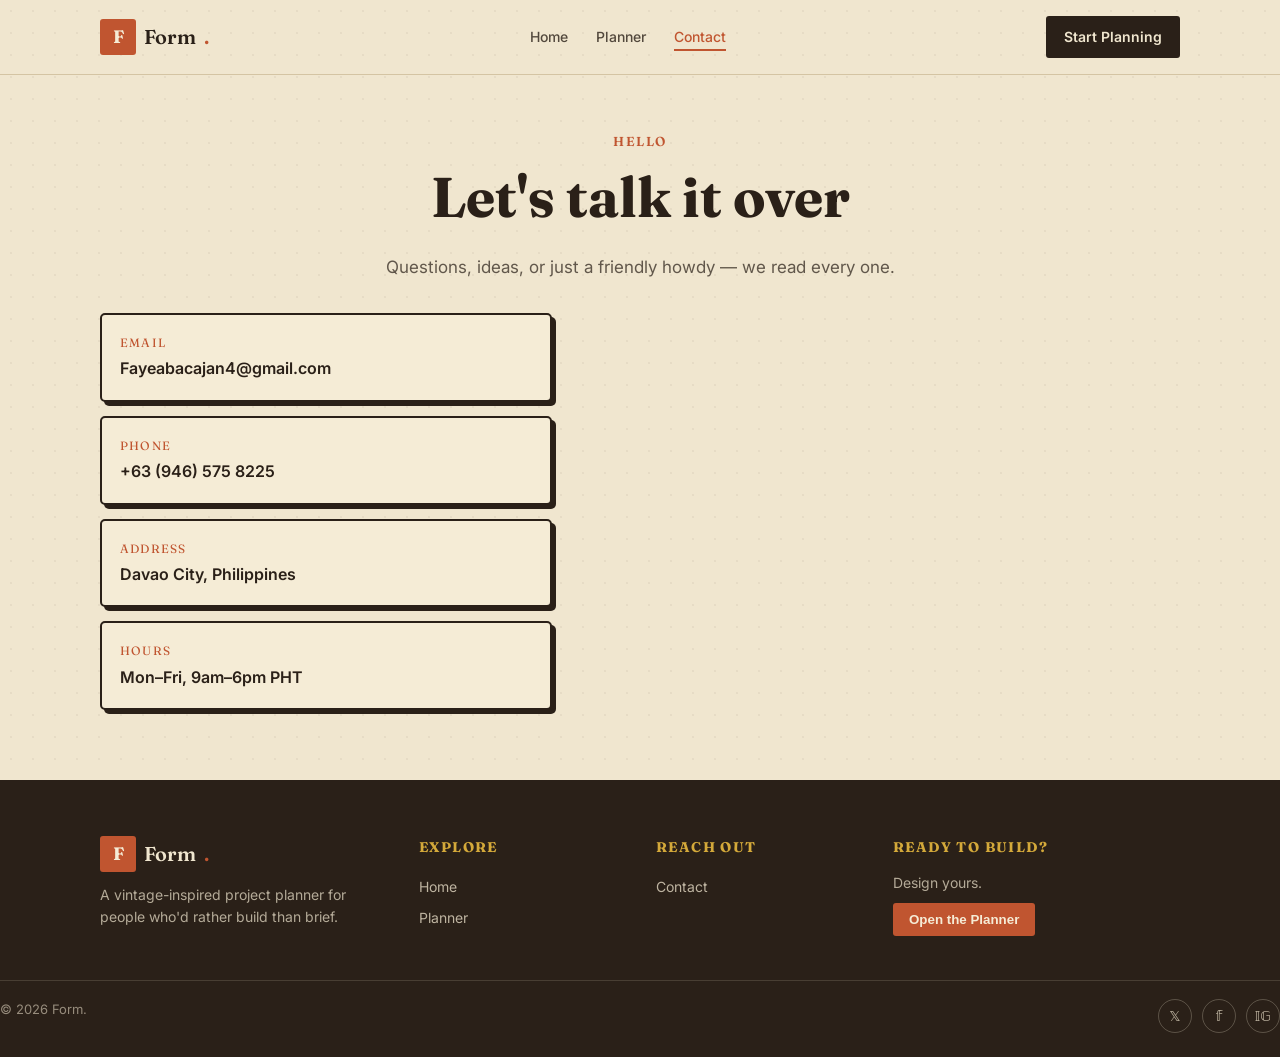
<file: contact.html>
<!doctype html>
<html lang="en">
<head>
<meta charset="UTF-8">
<meta name="viewport" content="width=device-width, initial-scale=1.0">
<title>Contact — Form</title>
<link rel="preconnect" href="https://fonts.googleapis.com">
<link rel="preconnect" href="https://fonts.gstatic.com" crossorigin>
<link href="https://fonts.googleapis.com/css2?family=Fraunces:opsz,wght@9..144,400;9..144,600;9..144,700;9..144,900&family=Inter:wght@400;500;600;700&display=swap" rel="stylesheet">
<link rel="stylesheet" href="styles.css">
</head>
<body>
<header class="navbar">
  <div class="nav-inner">
    <a class="brand" href="index.html"><span class="mark">F</span>Form<span class="dot">.</span></a>
    <ul class="nav-links">
      <li><a href="index.html">Home</a></li>
      <li><a href="planner.html">Planner</a></li>
      <li><a class="active" href="contact.html">Contact</a></li>
    </ul>
    <a class="nav-cta nav-desktop-cta" href="planner.html">Start Planning</a>
    <button class="burger" aria-label="Menu">☰</button>
  </div>
  <div class="drawer"><ul>
    <li><a href="index.html">Home</a></li>
    <li><a href="planner.html">Planner</a></li>
    <li><a class="active" href="contact.html">Contact</a></li>
    <li><a class="nav-cta" href="planner.html">Start Planning</a></li>
  </ul></div>
</header>

<section class="page-head">
  <div class="eyebrow"> hello</div>
  <h1>Let's talk it over</h1>
  <p>Questions, ideas, or just a friendly howdy — we read every one.</p>
</section>

<section style="padding-top:0;">
  <div class="container contact-grid">
    <div>
      <div class="info-card"><div class="label">Email</div><div class="val">Fayeabacajan4@gmail.com</div></div>
      <div class="info-card"><div class="label">Phone</div><div class="val">+63 (946) 575 8225</div></div>
      <div class="info-card"><div class="label">Address</div><div class="val">Davao City, Philippines</div></div>
      <div class="info-card"><div class="label">Hours</div><div class="val">Mon–Fri, 9am–6pm PHT</div></div>
    </div>
    <div>
  </div>
</section>

<footer class="footer">
  <div class="container">
    <div class="footer-grid">
      <div>
        <div class="brand"><span class="mark">F</span>Form<span class="dot">.</span></div>
        <p>A vintage-inspired project planner for people who'd rather build than brief.</p>
      </div>
      <div><h3>Explore</h3><a href="index.html">Home</a><a href="planner.html">Planner</a></div>
      <div><h3>Reach out</h3><a href="contact.html">Contact</a></div>
      <div class="news">
    <h3>Ready to build?</h3>
    <p>Design yours.</p>

    <button onclick="window.location.href='planner.html'">
        Open the Planner
    </button>

    <div class="ok"></div>
</div></div>
    </div>
    <div class="footer-bottom"><span>© <span id="year"></span> Form.</span>
      <div class="socials"><a href="https://x.com/jungkook_faye">𝕏</a><a href="https://www.facebook.com/faye.t.abacajan">𝕗</a><a href="https://www.instagram.com/fayeabacajan/">𝕀𝔾</a></div>
    </div>
</footer>
<script>document.getElementById('year').textContent = new Date().getFullYear();</script>
<script src="script.js"></script>
</body>
</html>
</file>
<file: styles.css>
/* Form — retro/vintage stylesheet (pure CSS, no framework) */
:root {
  --bg: #f0e6cf;
  --ink: #2a2018;
  --card: #f5ecd6;
  --rust: #c05530;
  --teal: #4d8a83;
  --mustard: #d4a93a;
  --muted: #ddd0b8;
  --border: #d4c4a3;
  --destructive: #a83232;
  --radius: 4px;
  --font-display: "Fraunces", Georgia, serif;
  --font-body: "Inter", system-ui, sans-serif;
}

* { box-sizing: border-box; margin: 0; padding: 0; }

html { scroll-behavior: smooth; }

body {
  font-family: var(--font-body);
  color: var(--ink);
  background-color: var(--bg);
  background-image: radial-gradient(rgba(74,60,40,0.06) 1px, transparent 1px);
  background-size: 22px 22px;
  line-height: 1.6;
}

a { color: inherit; text-decoration: none; }
img { max-width: 100%; display: block; }

.container { max-width: 1120px; margin: 0 auto; padding: 0 20px; }

/* Navbar */
.navbar {
  position: sticky; top: 0; z-index: 50;
  transition: background .3s, box-shadow .3s;
}
.navbar.scrolled { background: rgba(240,230,207,.96); box-shadow: 0 2px 0 0 var(--border); }
.nav-inner { display: flex; align-items: center; justify-content: space-between; padding: 16px 20px; max-width: 1120px; margin: 0 auto; }
.brand { display: flex; align-items: center; gap: 8px; font-family: var(--font-display); font-size: 20px; font-weight: 600; }
.brand .mark {
  width: 36px; height: 36px; display: grid; place-items: center;
  background: var(--rust); color: #f5ecd6; border-radius: 3px; font-weight: 700; font-size: 18px;
  transition: transform .2s;
}
.brand:hover .mark { transform: rotate(-6deg); }
.brand .dot { color: var(--rust); }
.nav-links { display: flex; align-items: center; gap: 4px; list-style: none; }
.nav-links a { padding: 8px 12px; font-size: 14px; font-weight: 500; color: rgba(42,32,24,.8); border-radius: 3px; position: relative; }
.nav-links a:hover, .nav-links a.active { color: var(--rust); }
.nav-links a.active::after { content:""; position:absolute; left:12px; right:12px; bottom:2px; height:2px; background:var(--rust); }
.nav-cta {
  border: 2px solid var(--ink); background: var(--ink); color: var(--bg);
  padding: 8px 16px; font-size: 14px; font-weight: 600; border-radius: 3px;
  transition: transform .2s, background .2s;
}
.nav-cta:hover { transform: translateY(-2px); background: var(--rust); border-color: var(--rust); }
.burger { display: none; background: none; border: none; cursor: pointer; padding: 8px; }
.drawer { max-height: 0; overflow: hidden; transition: max-height .3s; border-top: 1px solid var(--border); background: var(--bg); }
.drawer.open { max-height: 420px; }
.drawer ul { list-style: none; padding: 12px 20px; }
.drawer a { display: block; padding: 10px 12px; font-weight: 500; }
.drawer a.active { background: rgba(192,85,48,.1); color: var(--rust); border-radius: 3px; }
.drawer .nav-cta { display: block; text-align: center; margin-top: 8px; }

@media (max-width: 768px) {
  .nav-links, .nav-desktop-cta { display: none; }
  .burger { display: block; }
}

/* Buttons */
.btn { display: inline-flex; align-items: center; gap: 8px; padding: 12px 22px; font-weight: 600; border-radius: 3px; cursor: pointer; border: 2px solid transparent; font-family: var(--font-body); font-size: 15px; transition: transform .2s, background .2s; }
.btn:hover { transform: translateY(-2px); }
.btn-primary { background: var(--rust); color: #f5ecd6; border-color: var(--rust); }
.btn-ink { background: var(--ink); color: var(--bg); border-color: var(--ink); }
.btn-ink:hover { background: var(--rust); border-color: var(--rust); }
.btn-ghost { background: transparent; color: var(--ink); border-color: var(--ink); }
.btn-ghost:hover { background: var(--ink); color: var(--bg); }

/* Hero */
.hero { padding: 64px 0 48px; }
.hero-grid { display: grid; grid-template-columns: 1.1fr 1fr; gap: 40px; align-items: center; }
.eyebrow { font-family: var(--font-display); font-size: 13px; letter-spacing: .12em; text-transform: uppercase; color: var(--rust); font-weight: 600; }
.hero h1 { font-family: var(--font-display); font-size: clamp(40px, 6vw, 64px); line-height: 1.05; font-weight: 700; margin: 14px 0 18px; }
.hero h1 em { font-style: italic; color: var(--rust); }
.hero p.lead { font-size: 18px; color: rgba(42,32,24,.75); max-width: 480px; margin-bottom: 26px; }
.hero-actions { display: flex; gap: 12px; flex-wrap: wrap; }
.hero-card {
  background: var(--card); border: 2px solid var(--ink); border-radius: 6px;
  padding: 18px; box-shadow: 8px 8px 0 var(--ink); transform: rotate(1.5deg);
}
.hero-card img { border-radius: 3px; width: 100%; }
.hero-card .caption { font-family: var(--font-display); font-size: 13px; margin-top: 10px; color: rgba(42,32,24,.6); }

@media (max-width: 768px) { .hero-grid { grid-template-columns: 1fr; } }

/* Sections */
section { padding: 56px 0; }
.section-head { text-align: center; max-width: 640px; margin: 0 auto 40px; }
.section-head h2 { font-family: var(--font-display); font-size: clamp(28px, 4vw, 40px); font-weight: 700; margin-bottom: 12px; }
.section-head p { color: rgba(42,32,24,.7); font-size: 17px; }

/* Process / features grid */
.grid { display: grid; gap: 24px; }
.grid-4 { grid-template-columns: repeat(4, 1fr); }
.grid-3 { grid-template-columns: repeat(3, 1fr); }
.grid-2 { grid-template-columns: repeat(2, 1fr); }
@media (max-width: 900px) { .grid-4 { grid-template-columns: repeat(2,1fr);} }
@media (max-width: 600px) { .grid-4, .grid-3, .grid-2 { grid-template-columns: 1fr; } }

.card {
  background: var(--card); border: 2px solid var(--ink); border-radius: 5px;
  padding: 24px; box-shadow: 5px 5px 0 var(--ink); transition: transform .2s;
}
.card:hover { transform: translate(-2px,-2px); box-shadow: 7px 7px 0 var(--ink); }
.card .num { font-family: var(--font-display); font-size: 14px; font-weight: 700; color: var(--rust); }
.card h3 { font-family: var(--font-display); font-size: 20px; margin: 8px 0 8px; }
.card p { color: rgba(42,32,24,.72); font-size: 15px; }
.card .icon { width: 44px; height: 44px; display: grid; place-items: center; background: var(--mustard); border-radius: 50%; font-size: 22px; margin-bottom: 12px; }

/* Stats */
.stats { background: var(--ink); color: var(--bg); padding: 56px 0; }
.stats .grid-4 { gap: 20px; }
.stat { text-align: center; }
.stat .num { font-family: var(--font-display); font-size: clamp(36px,5vw,52px); font-weight: 700; color: var(--mustard); }
.stat .label { font-size: 14px; color: rgba(240,230,207,.7); margin-top: 4px; }

/* Testimonial band */
.band {
    padding: 72px 0;
    background: url("assets/images/vintage-paper.jpg") center center / cover no-repeat;
    color: #f5ecd6;
    text-align: center;
    position: relative;
}

/* Optional overlay for readability */
.band::before {
    content: "";
    position: absolute;
    inset: 0;
    background: rgba(43, 31, 24, 0.55); /* Adjust opacity as needed */
}

.band .container {
    position: relative;
    z-index: 1;
}

.band blockquote {
    font-family: var(--font-display);
    font-size: clamp(22px, 3vw, 30px);
    font-style: italic;
    max-width: 760px;
    margin: 0 auto 18px;
    line-height: 1.4;
}

.band cite {
    font-style: normal;
    font-weight: 600;
}

/* CTA block */
.cta-block { text-align: center; padding: 72px 0; }
.cta-block h2 { font-family: var(--font-display); font-size: clamp(30px,4vw,44px); margin-bottom: 14px; }
.cta-block p { color: rgba(42,32,24,.72); max-width: 520px; margin: 0 auto 26px; font-size: 17px; }

/* Page header */
.page-head { padding: 56px 0 32px; text-align: center; }
.page-head h1 { font-family: var(--font-display); font-size: clamp(36px,5vw,56px); margin-bottom: 12px; }
.page-head p { color: rgba(42,32,24,.72); font-size: 17px; max-width: 560px; margin: 0 auto; }

/* Values */
.value .icon { background: var(--rust); color: #f5ecd6; }
.value h3 { font-family: var(--font-display); font-size: 19px; margin-bottom: 6px; }
.value p { color: rgba(42,32,24,.72); font-size: 15px; }

/* Showcase */
.project .swatches { display: flex; gap: 6px; margin: 12px 0; }
.project .swatches span { width: 22px; height: 22px; border-radius: 50%; border: 1px solid rgba(42,32,24,.2); }
.project .tag { display: inline-block; font-size: 12px; background: var(--muted); padding: 3px 10px; border-radius: 999px; margin: 4px 4px 0 0; }
.project h3 { font-family: var(--font-display); font-size: 22px; margin: 8px 0; }
.project .cat { font-family: var(--font-display); font-size: 13px; color: var(--rust); text-transform: uppercase; letter-spacing: .08em; }

/* Contact */
.contact-grid { display: grid; grid-template-columns: 1fr 1.3fr; gap: 40px; }
@media (max-width: 800px) { .contact-grid { grid-template-columns: 1fr; } }
.info-card { background: var(--card); border: 2px solid var(--ink); border-radius: 5px; padding: 18px; margin-bottom: 14px; box-shadow: 4px 4px 0 var(--ink); }
.info-card .label { font-family: var(--font-display); font-size: 12px; text-transform: uppercase; letter-spacing: .1em; color: var(--rust); }
.info-card .val { font-weight: 600; margin-top: 4px; }
.form-field { margin-bottom: 16px; }
.form-field label { display: block; font-size: 14px; font-weight: 600; margin-bottom: 6px; }
.form-field input, .form-field textarea, .form-field select {
  width: 100%; padding: 10px 12px; border: 2px solid rgba(42,32,24,.2); border-radius: 3px;
  background: var(--bg); font-family: var(--font-body); font-size: 15px; color: var(--ink);
}
.form-field input:focus, .form-field textarea:focus, .form-field select:focus { outline: none; border-color: var(--rust); }
.form-field .err { color: var(--destructive); font-size: 12px; margin-top: 4px; }
.success-box { background: rgba(77,138,131,.12); border: 2px solid var(--teal); color: var(--teal); padding: 16px; border-radius: 4px; font-weight: 600; }

/* Planner */
.planner-wrap { max-width: 760px; margin: 0 auto; }
.stepper { display: flex; justify-content: space-between; margin-bottom: 32px; position: relative; }
.stepper::before { content:""; position:absolute; top:14px; left:5%; right:5%; height:2px; background: var(--border); z-index:0; }
.step-dot { position: relative; z-index:1; display: flex; flex-direction: column; align-items: center; gap:6px; flex:1; }
.step-dot .circle { width: 30px; height: 30px; border-radius: 50%; background: var(--bg); border: 2px solid var(--border); display: grid; place-items: center; font-weight: 700; font-size: 13px; color: rgba(42,32,24,.5); }
.step-dot.done .circle, .step-dot.active .circle { background: var(--rust); color: #f5ecd6; border-color: var(--rust); }
.step-dot .name { font-size: 11px; color: rgba(42,32,24,.6); }
.step-dot.active .name { color: var(--rust); font-weight: 600; }
@media (max-width: 600px){ .step-dot .name { display:none; } }

.step-panel { background: var(--card); border: 2px solid var(--ink); border-radius: 6px; padding: 28px; box-shadow: 6px 6px 0 var(--ink); }
.step-panel h2 { font-family: var(--font-display); font-size: 26px; margin-bottom: 6px; }
.step-panel .sub { color: rgba(42,32,24,.7); margin-bottom: 22px; }
.choice-grid { display: grid; gap: 12px; }
.choice { border: 2px solid var(--border); border-radius: 4px; padding: 14px 16px; cursor: pointer; transition: all .15s; background: var(--bg); }
.choice:hover { border-color: var(--rust); }
.choice.selected { border-color: var(--rust); background: rgba(192,85,48,.08); box-shadow: inset 0 0 0 1px var(--rust); }
.choice .t { font-weight: 600; }
.choice .d { font-size: 13px; color: rgba(42,32,24,.65); margin-top: 2px; }
.palette-row { display: flex; gap: 10px; flex-wrap: wrap; }
.palette { cursor: pointer; border: 2px solid var(--border); border-radius: 6px; padding: 10px; background: var(--bg); text-align: center; }
.palette.selected { border-color: var(--rust); box-shadow: inset 0 0 0 1px var(--rust); }
.palette .swatches { display: flex; gap: 4px; justify-content: center; margin-bottom: 6px; }
.palette .swatches span { width: 18px; height: 18px; border-radius: 50%; }
.palette .name { font-size: 12px; font-weight: 600; }
.hex-row { display: flex; gap: 10px; flex-wrap: wrap; margin-top: 14px; }
.hex-field { display: flex; align-items: center; gap: 8px; }
.hex-field input[type=color] { width: 40px; height: 40px; border: 2px solid var(--ink); border-radius: 4px; padding: 2px; background: var(--bg); }
.hex-field input[type=text] { width: 90px; padding: 8px; border: 2px solid rgba(42,32,24,.2); border-radius: 3px; font-family: monospace; }
.toggle-row { display: flex; align-items: center; gap: 10px; padding: 10px 0; }
.toggle { position: relative; width: 44px; height: 24px; }
.toggle input { opacity: 0; width: 0; height: 0; }
.toggle .slider { position: absolute; inset: 0; background: var(--border); border-radius: 999px; transition: .2s; }
.toggle .slider::before { content:""; position:absolute; width:18px; height:18px; left:3px; top:3px; background:#fff; border-radius:50%; transition:.2s; }
.toggle input:checked + .slider { background: var(--rust); }
.toggle input:checked + .slider::before { transform: translateX(20px); }
.step-actions { display: flex; justify-content: space-between; margin-top: 28px; }
.review-row { display: flex; justify-content: space-between; padding: 10px 0; border-bottom: 1px dashed var(--border); }
.review-row .k { color: rgba(42,32,24,.6); font-size: 13px; }
.review-row .v { font-weight: 600; text-align: right; }
.chips { display: flex; flex-wrap: wrap; gap: 6px; }
.chips span { background: var(--muted); padding: 3px 10px; border-radius: 999px; font-size: 12px; }

/* Footer */
.footer { background: var(--ink); color: rgba(240,230,207,.85); padding: 56px 0 24px; }
.footer-grid { display: grid; grid-template-columns: 1.4fr 1fr 1fr 1.4fr; gap: 32px; }
@media (max-width: 800px){ .footer-grid { grid-template-columns: 1fr 1fr; } }
.footer h3 { font-family: var(--font-display); font-size: 14px; text-transform: uppercase; letter-spacing: .1em; color: var(--mustard); margin-bottom: 14px; }
.footer a { display: block; padding: 4px 0; color: rgba(240,230,207,.75); font-size: 14px; }
.footer a:hover { color: var(--mustard); }
.footer .brand { color: var(--bg); margin-bottom: 12px; }
.footer p { font-size: 14px; color: rgba(240,230,207,.7); }
.news input { width: 100%; padding: 9px 10px; border: 2px solid rgba(240,230,207,.25); background: transparent; color: var(--bg); border-radius: 3px; margin-top: 8px; }
.news input::placeholder { color: rgba(240,230,207,.4); }
.news button { margin-top: 8px; background: var(--rust); color: #f5ecd6; border: none; padding: 9px 16px; border-radius: 3px; font-weight: 600; cursor: pointer; }
.news .ok { margin-top: 8px; color: var(--mustard); font-size: 13px; }
.footer-bottom { border-top: 1px solid rgba(240,230,207,.15); margin-top: 36px; padding-top: 18px; display: flex; justify-content: space-between; flex-wrap: wrap; gap: 12px; font-size: 13px; color: rgba(240,230,207,.55); }
.socials { display: flex; gap: 10px; }
.socials a { width: 34px; height: 34px; display: grid; place-items: center; border: 1px solid rgba(240,230,207,.25); border-radius: 50%; padding: 0; }

/* Ensure the page wrapper spans at least the full screen height */
html {
  min-height: 100vh;
}

body {
  min-height: 100vh;
  display: flex;
  flex-direction: column;
}

/* Force the footer to auto-push itself to the bottom of the viewport */
.footer {
  margin-top: auto;
  width: 100%;
}

.text-shadow-paper { text-shadow: 2px 2px 0 rgba(244,236,216,.6); }
</file>
